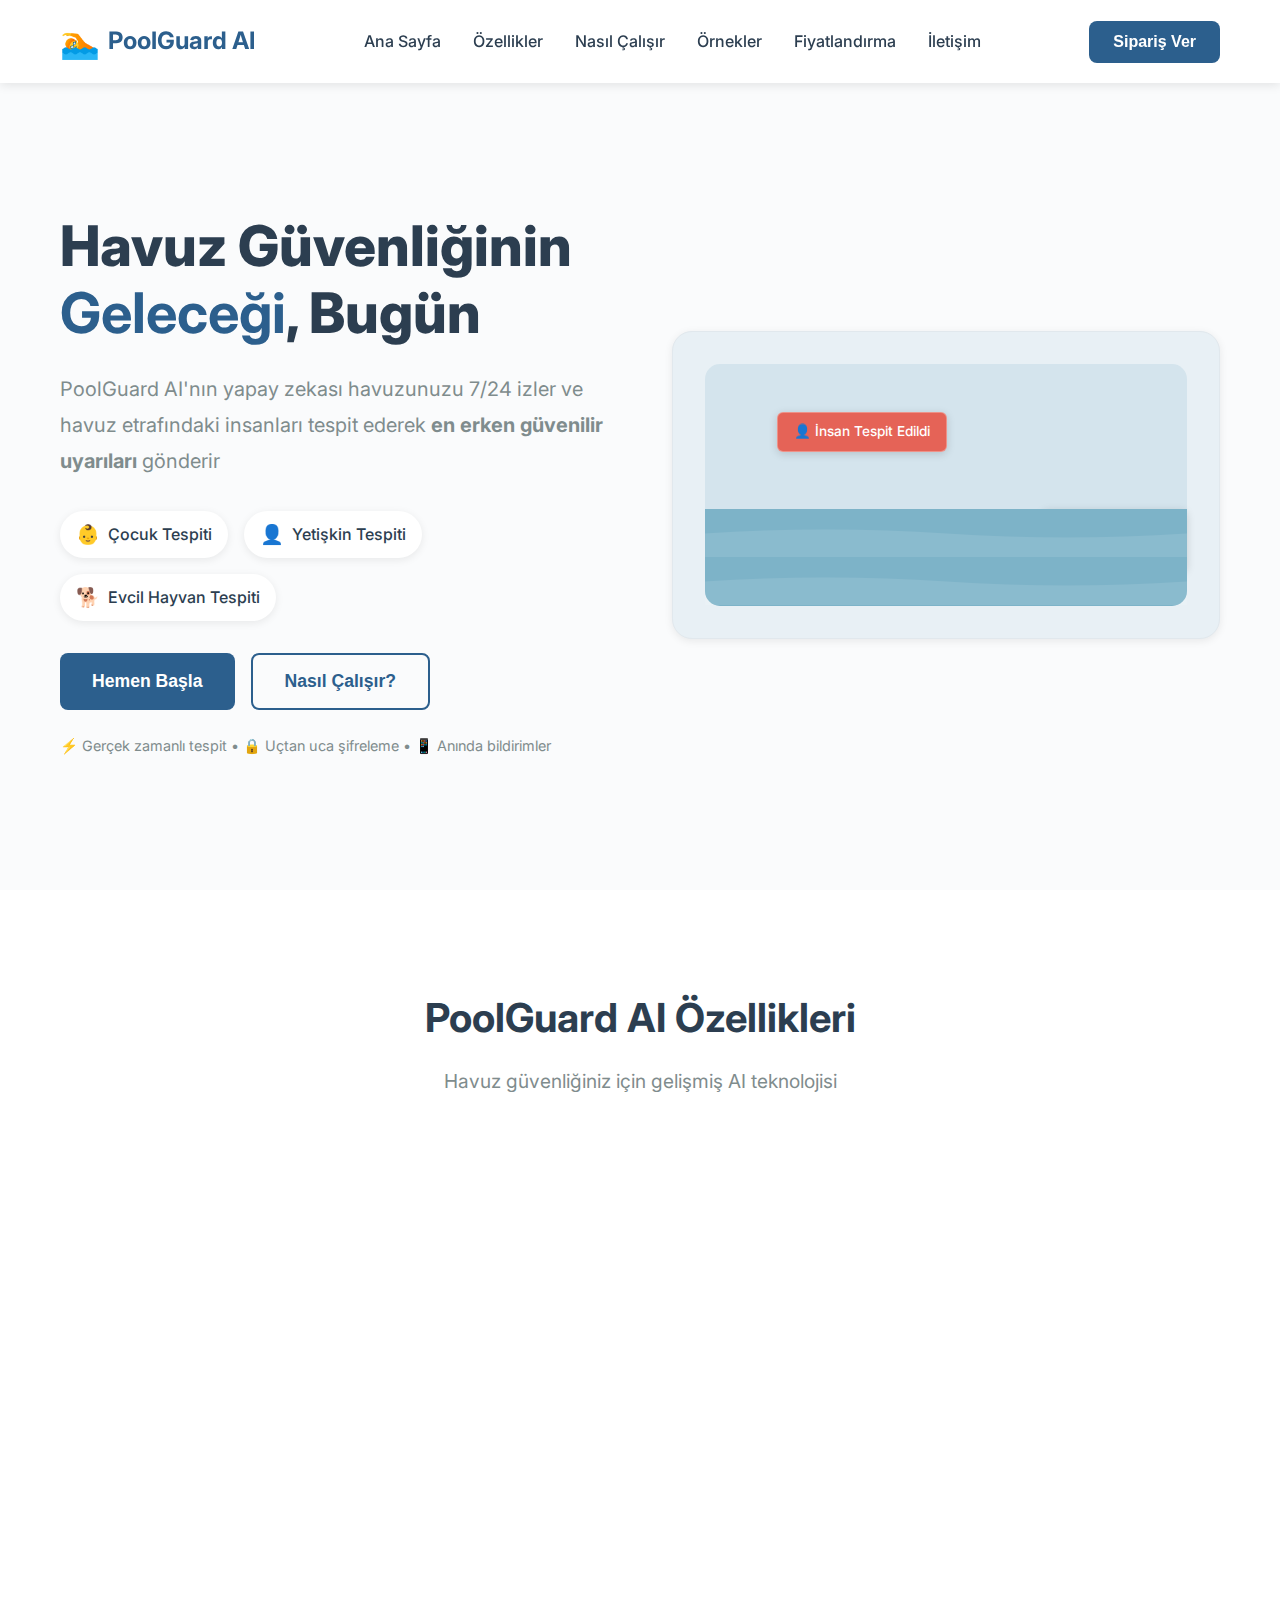
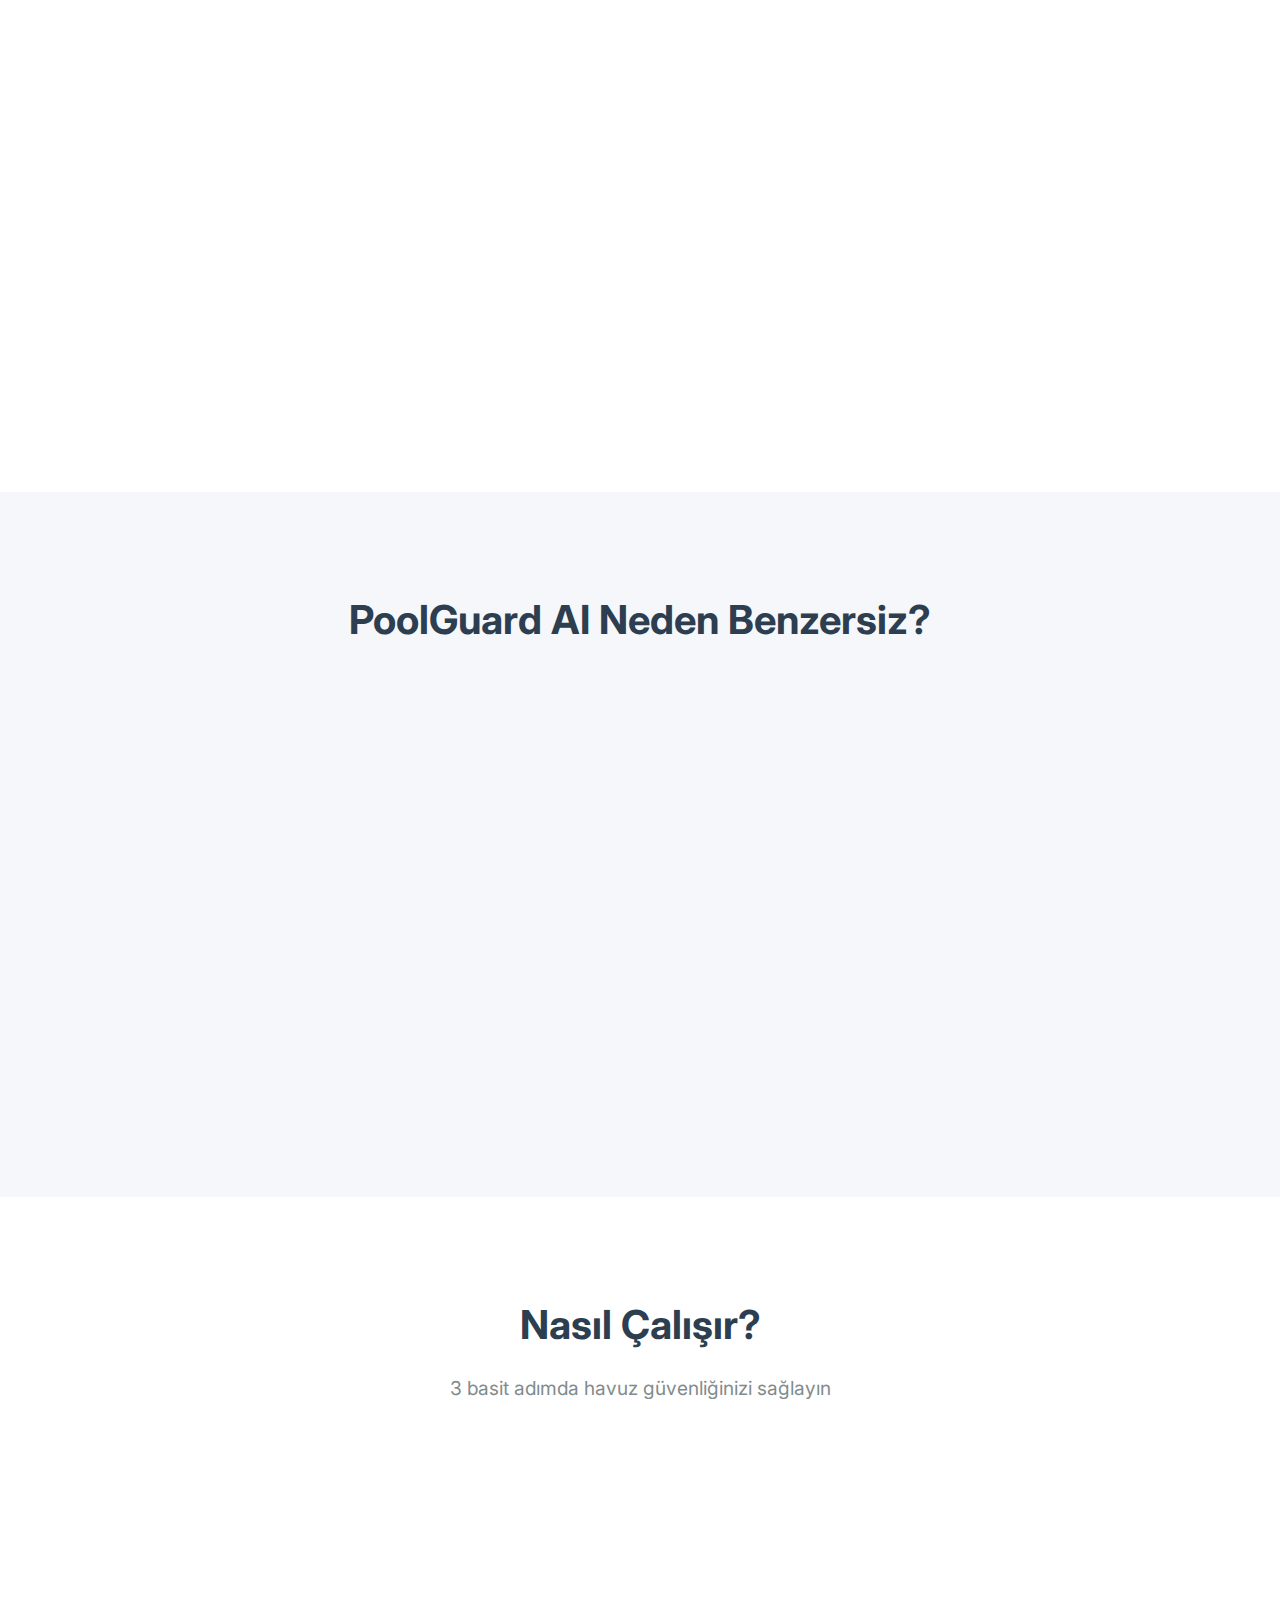
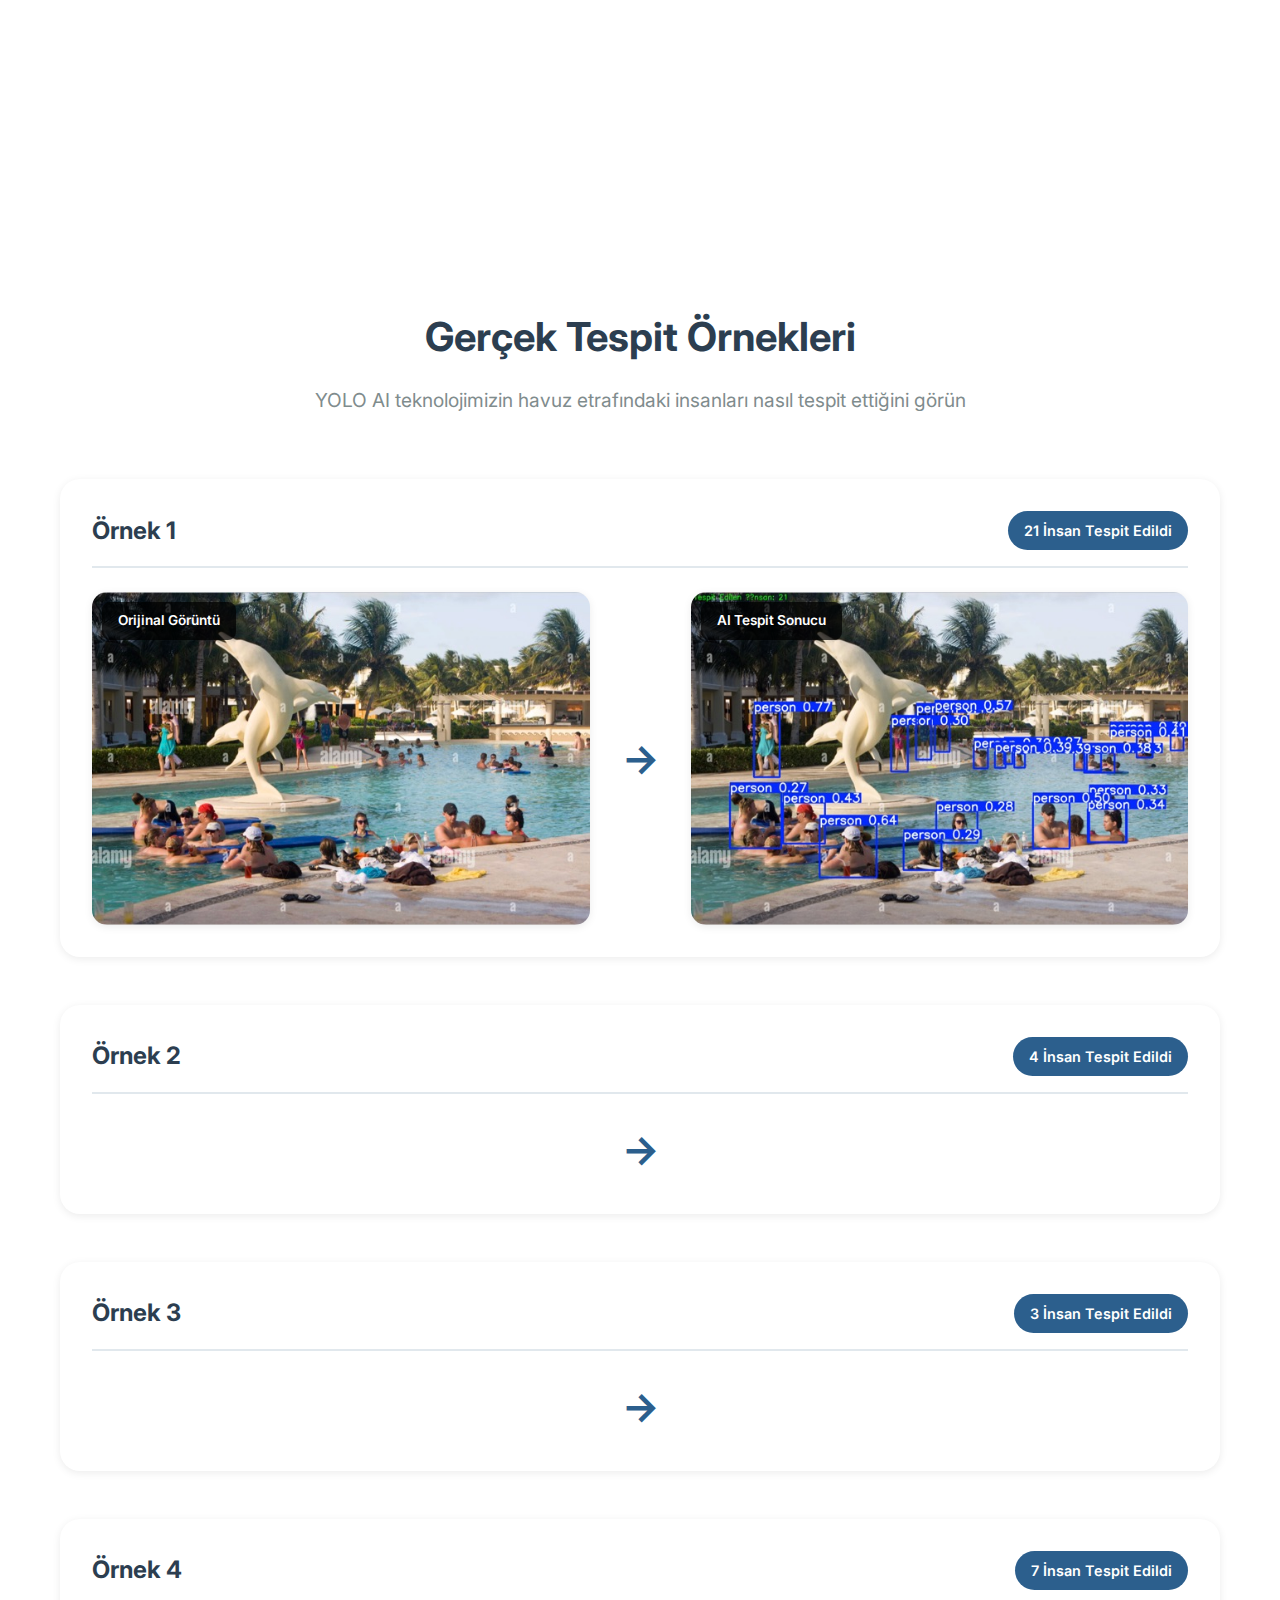
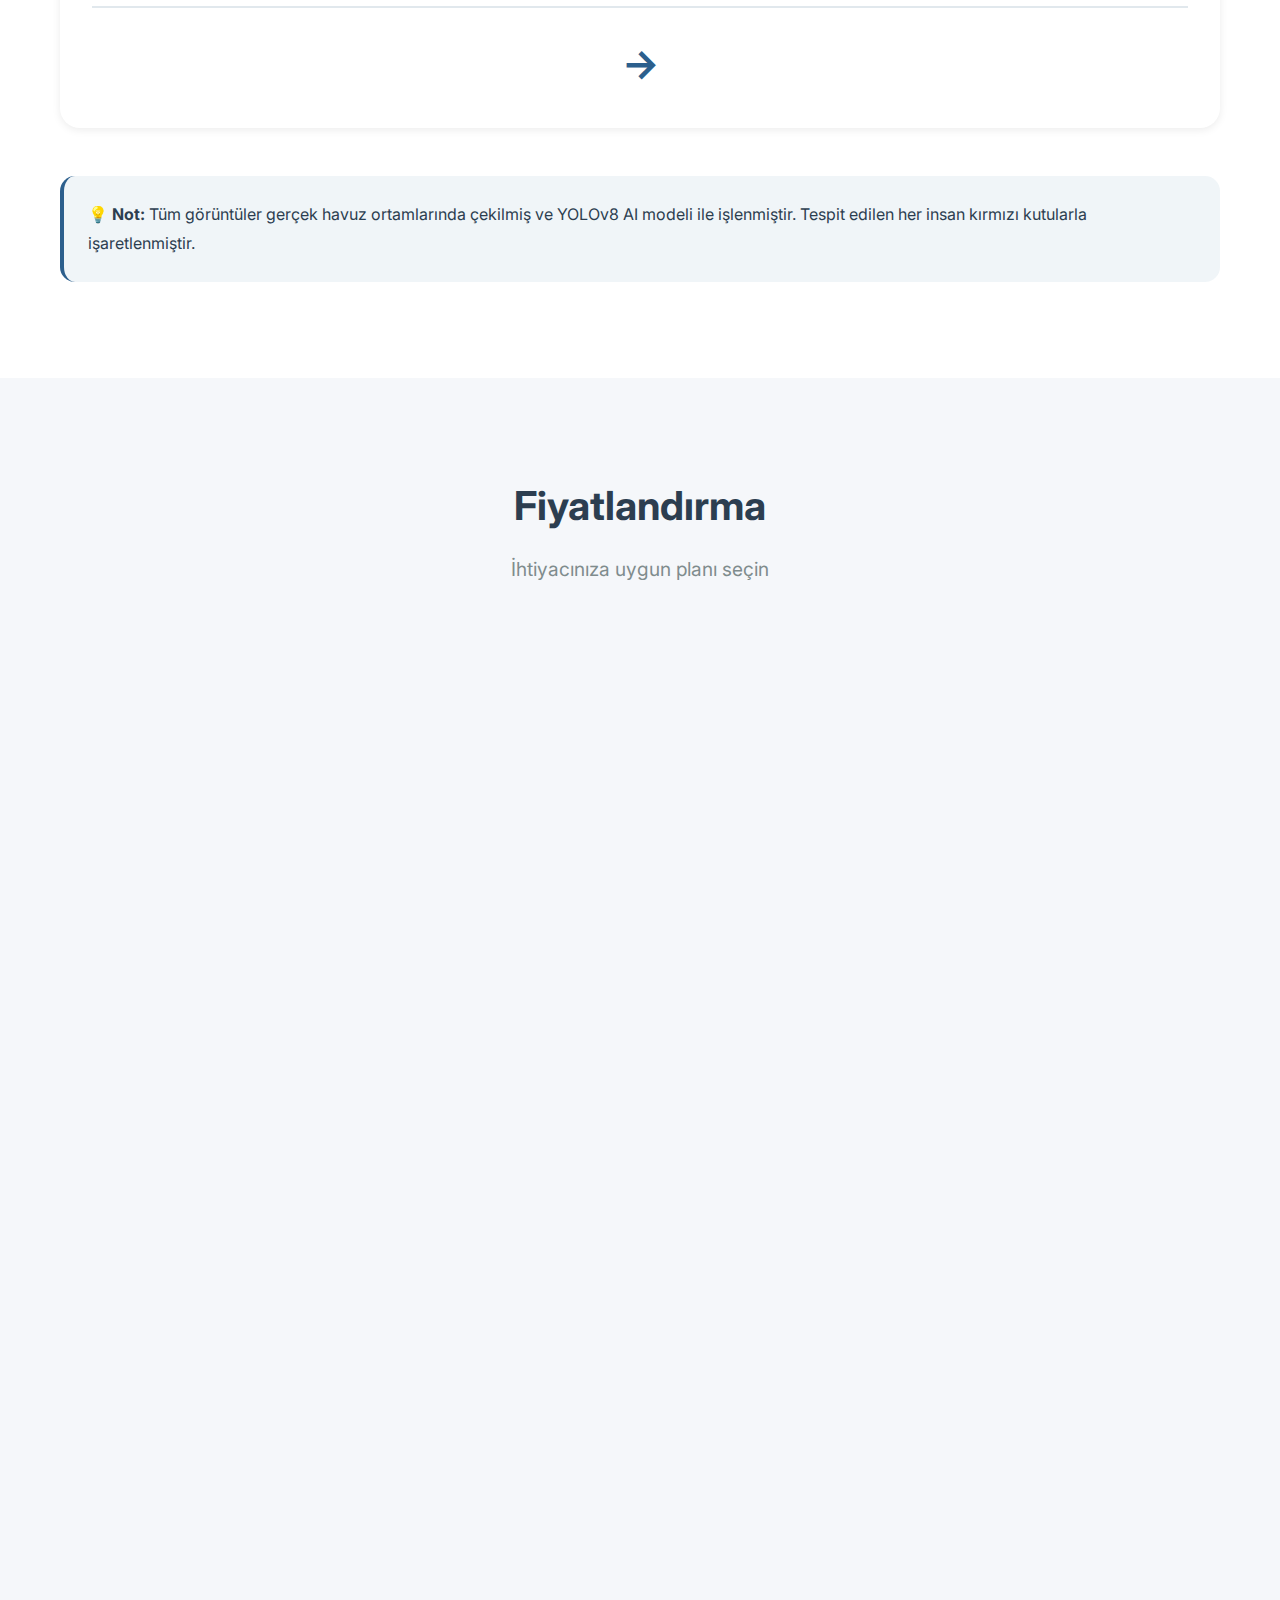
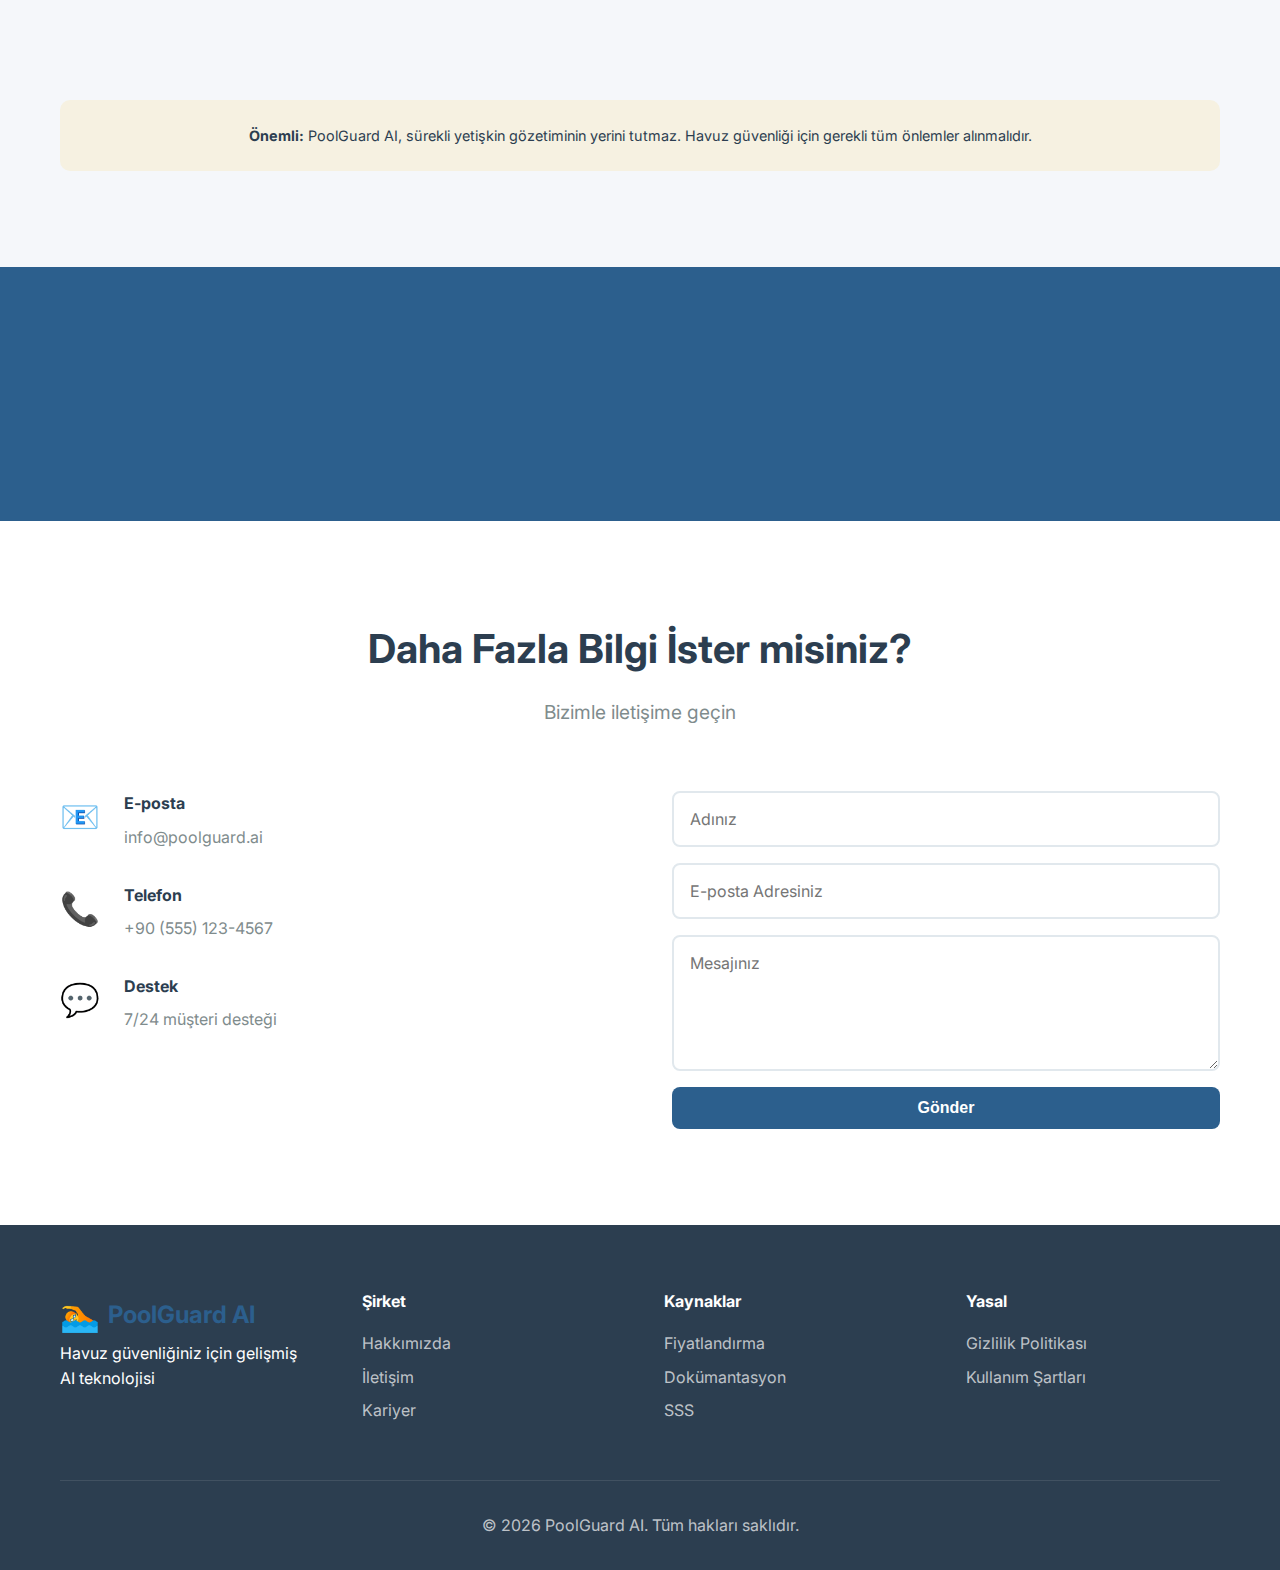
<file: index.html>
<!DOCTYPE html>
<html lang="tr">
<head>
    <meta charset="UTF-8">
    <meta name="viewport" content="width=device-width, initial-scale=1.0">
    <title>PoolGuard AI - Havuz Güvenliği İçin Yapay Zeka</title>
    <meta name="description" content="AI destekli havuz güvenlik sistemi. 24/7 havuz etrafındaki insanları tespit edin, anında uyarılar alın.">
    <link rel="stylesheet" href="styles.css">
    <link rel="preconnect" href="https://fonts.googleapis.com">
    <link rel="preconnect" href="https://fonts.gstatic.com" crossorigin>
    <link href="https://fonts.googleapis.com/css2?family=Inter:wght@300;400;500;600;700;800&display=swap" rel="stylesheet">
</head>
<body>
    <!-- Navigation -->
    <nav class="navbar">
        <div class="container">
            <div class="nav-wrapper">
                <div class="logo">
                    <span class="logo-icon">🏊</span>
                    <span class="logo-text">PoolGuard AI</span>
                </div>
                <ul class="nav-menu" id="navMenu">
                    <li><a href="#home">Ana Sayfa</a></li>
                    <li><a href="#features">Özellikler</a></li>
                    <li><a href="#how-it-works">Nasıl Çalışır</a></li>
                    <li><a href="#examples">Örnekler</a></li>
                    <li><a href="#pricing">Fiyatlandırma</a></li>
                    <li><a href="#contact">İletişim</a></li>
                </ul>
                <button class="btn-primary nav-cta">Sipariş Ver</button>
                <button class="mobile-menu-toggle" id="mobileMenuToggle">
                    <span></span>
                    <span></span>
                    <span></span>
                </button>
            </div>
        </div>
    </nav>

    <!-- Hero Section -->
    <section id="home" class="hero">
        <div class="container">
            <div class="hero-content">
                <div class="hero-text">
                    <h1 class="hero-title">
                        Havuz Güvenliğinin <span class="highlight">Geleceği</span>, Bugün
                    </h1>
                    <p class="hero-subtitle">
                        PoolGuard AI'nın yapay zekası havuzunuzu 7/24 izler ve havuz etrafındaki insanları tespit ederek 
                        <strong>en erken güvenilir uyarıları</strong> gönderir
                    </p>
                    <div class="hero-badges">
                        <div class="badge">
                            <span class="badge-icon">👶</span>
                            <span>Çocuk Tespiti</span>
                        </div>
                        <div class="badge">
                            <span class="badge-icon">👤</span>
                            <span>Yetişkin Tespiti</span>
                        </div>
                        <div class="badge">
                            <span class="badge-icon">🐕</span>
                            <span>Evcil Hayvan Tespiti</span>
                        </div>
                    </div>
                    <div class="hero-cta">
                        <button class="btn-primary btn-large">Hemen Başla</button>
                        <button class="btn-secondary btn-large">Nasıl Çalışır?</button>
                    </div>
                    <p class="hero-note">
                        ⚡ Gerçek zamanlı tespit • 🔒 Uçtan uca şifreleme • 📱 Anında bildirimler
                    </p>
                </div>
                <div class="hero-image">
                    <div class="image-placeholder">
                        <div class="ai-detection-demo">
                            <div class="detection-box active" style="top: 20%; left: 15%;">
                                <span>👤 İnsan Tespit Edildi</span>
                            </div>
                            <div class="detection-box active" style="top: 60%; left: 70%;">
                                <span>👶 Çocuk Tespit Edildi</span>
                            </div>
                            <div class="pool-visual">
                                <div class="water-effect"></div>
                            </div>
                        </div>
                    </div>
                </div>
            </div>
        </div>
    </section>

    <!-- Features Section -->
    <section id="features" class="features">
        <div class="container">
            <div class="section-header">
                <h2>PoolGuard AI Özellikleri</h2>
                <p>Havuz güvenliğiniz için gelişmiş AI teknolojisi</p>
            </div>
            <div class="features-grid">
                <div class="feature-card">
                    <div class="feature-icon">🎥</div>
                    <h3>HD Video & Canlı Yayın</h3>
                    <p>Yüksek çözünürlüklü video kaydı ve gerçek zamanlı canlı yayın özelliği</p>
                </div>
                <div class="feature-card">
                    <div class="feature-icon">⚡</div>
                    <h3>Gerçek Zamanlı Tespit & Takip</h3>
                    <p>AI destekli anlık insan tespiti ve hareket takibi sistemi</p>
                </div>
                <div class="feature-card">
                    <div class="feature-icon">🔔</div>
                    <h3>Güvenilir Uyarılar</h3>
                    <p>Yanlış alarm oranını minimize eden akıllı uyarı sistemi</p>
                </div>
                <div class="feature-card">
                    <div class="feature-icon">🔒</div>
                    <h3>Uçtan Uca Şifreleme</h3>
                    <p>Verilerinizin güvenliği için end-to-end şifreleme teknolojisi</p>
                </div>
                <div class="feature-card">
                    <div class="feature-icon">📅</div>
                    <h3>7 Günlük Zaman Çizelgesi</h3>
                    <p>Son 7 günün tüm olaylarını görüntüleyin ve analiz edin</p>
                </div>
                <div class="feature-card">
                    <div class="feature-icon">🛡️</div>
                    <h3>Güvenlik Modu</h3>
                    <p>Havuz bölgesinde yetkisiz girişleri tespit eden gelişmiş güvenlik modu</p>
                </div>
                <div class="feature-card">
                    <div class="feature-icon">💧</div>
                    <h3>Su Altı İnsan Uyarıları</h3>
                    <p>10+ saniye su altında kalan kişileri tespit eden beta özellik</p>
                </div>
                <div class="feature-card">
                    <div class="feature-icon">👶</div>
                    <h3>Gözetimsiz Çocuk Uyarıları</h3>
                    <p>Havuz etrafında yalnız kalan çocukları tespit eden özel uyarı sistemi</p>
                </div>
                <div class="feature-card">
                    <div class="feature-icon">🐕</div>
                    <h3>Evcil Hayvan Uyarıları</h3>
                    <p>Havuz bölgesindeki evcil hayvanları tespit eden özel mod</p>
                </div>
            </div>
        </div>
    </section>

    <!-- Why Unique Section -->
    <section class="why-unique">
        <div class="container">
            <div class="section-header">
                <h2>PoolGuard AI Neden Benzersiz?</h2>
            </div>
            <div class="unique-grid">
                <div class="unique-item">
                    <div class="unique-number">01</div>
                    <h3>Akıllı Ayrım</h3>
                    <p>Çocuk, yetişkin ve evcil hayvanları ayırt eden <strong>tek sistem</strong> - güvenilir uyarılar için</p>
                </div>
                <div class="unique-item">
                    <div class="unique-number">02</div>
                    <h3>Senaryo Anlayışı</h3>
                    <p>Durum analizine dayalı akıllı AI bildirimleri ve uyarıları</p>
                </div>
                <div class="unique-item">
                    <div class="unique-number">03</div>
                    <h3>Sürekli Öğrenme</h3>
                    <p>Zamanla <strong>'öğrenir'</strong> ve sürekli olarak gelişir</p>
                </div>
                <div class="unique-item">
                    <div class="unique-number">04</div>
                    <h3>Su Altı Tespiti</h3>
                    <p>10+ saniye su altında kalan kişileri tespit eder <em>(Beta)</em></p>
                </div>
                <div class="unique-item">
                    <div class="unique-number">05</div>
                    <h3>Otomatik Yeniden Aktivasyon</h3>
                    <p>Kapatılmadığı sürece otomatik olarak yeniden devreye girer</p>
                </div>
                <div class="unique-item">
                    <div class="unique-number">06</div>
                    <h3>Havuz Sahipleri İçin Tasarlandı</h3>
                    <p>Daha fazla özellik yakında geliyor!</p>
                </div>
            </div>
        </div>
    </section>

    <!-- How It Works Section -->
    <section id="how-it-works" class="how-it-works">
        <div class="container">
            <div class="section-header">
                <h2>Nasıl Çalışır?</h2>
                <p>3 basit adımda havuz güvenliğinizi sağlayın</p>
            </div>
            <div class="steps">
                <div class="step">
                    <div class="step-number">1</div>
                    <div class="step-content">
                        <h3>Kurulum</h3>
                        <p>PoolGuard AI kamerasını havuz bölgenize kurun. WiFi bağlantısı yapın ve uygulamayı indirin.</p>
                    </div>
                </div>
                <div class="step">
                    <div class="step-number">2</div>
                    <div class="step-content">
                        <h3>AI Tespit</h3>
                        <p>Yapay zeka sistemi 7/24 havuz etrafındaki insanları, çocukları ve evcil hayvanları tespit eder.</p>
                    </div>
                </div>
                <div class="step">
                    <div class="step-number">3</div>
                    <div class="step-content">
                        <h3>Anında Uyarılar</h3>
                        <p>Potansiyel risk tespit edildiğinde telefonunuza anında bildirim gelir.</p>
                    </div>
                </div>
            </div>
        </div>
    </section>

    <!-- Examples Section -->
    <section id="examples" class="examples">
        <div class="container">
            <div class="section-header">
                <h2>Gerçek Tespit Örnekleri</h2>
                <p>YOLO AI teknolojimizin havuz etrafındaki insanları nasıl tespit ettiğini görün</p>
            </div>
            <div class="examples-grid">
                <div class="example-item">
                    <div class="example-header">
                        <h3>Örnek 1</h3>
                        <span class="detection-count">21 İnsan Tespit Edildi</span>
                    </div>
                    <div class="example-images">
                        <div class="image-pair">
                            <div class="image-box">
                                <span class="image-label">Orijinal Görüntü</span>
                                <img src="images/Screenshot 2026-01-06 at 23.45.34.jpg" alt="Orijinal havuz görüntüsü 1" loading="lazy">
                            </div>
                            <div class="arrow">→</div>
                            <div class="image-box">
                                <span class="image-label">AI Tespit Sonucu</span>
                                <img src="images/output_1.jpg" alt="Tespit sonucu 1" loading="lazy">
                            </div>
                        </div>
                    </div>
                </div>
                <div class="example-item">
                    <div class="example-header">
                        <h3>Örnek 2</h3>
                        <span class="detection-count">4 İnsan Tespit Edildi</span>
                    </div>
                    <div class="example-images">
                        <div class="image-pair">
                            <div class="image-box">
                                <span class="image-label">Orijinal Görüntü</span>
                                <img src="images/Screenshot 2026-01-06 at 23.45.49.jpg" alt="Orijinal havuz görüntüsü 2" loading="lazy">
                            </div>
                            <div class="arrow">→</div>
                            <div class="image-box">
                                <span class="image-label">AI Tespit Sonucu</span>
                                <img src="images/output_2.jpg" alt="Tespit sonucu 2" loading="lazy">
                            </div>
                        </div>
                    </div>
                </div>
                <div class="example-item">
                    <div class="example-header">
                        <h3>Örnek 3</h3>
                        <span class="detection-count">3 İnsan Tespit Edildi</span>
                    </div>
                    <div class="example-images">
                        <div class="image-pair">
                            <div class="image-box">
                                <span class="image-label">Orijinal Görüntü</span>
                                <img src="images/Screenshot 2026-01-06 at 23.46.04.jpg" alt="Orijinal havuz görüntüsü 3" loading="lazy">
                            </div>
                            <div class="arrow">→</div>
                            <div class="image-box">
                                <span class="image-label">AI Tespit Sonucu</span>
                                <img src="images/output_3.jpg" alt="Tespit sonucu 3" loading="lazy">
                            </div>
                        </div>
                    </div>
                </div>
                <div class="example-item">
                    <div class="example-header">
                        <h3>Örnek 4</h3>
                        <span class="detection-count">7 İnsan Tespit Edildi</span>
                    </div>
                    <div class="example-images">
                        <div class="image-pair">
                            <div class="image-box">
                                <span class="image-label">Orijinal Görüntü</span>
                                <img src="images/Screenshot 2026-01-06 at 23.46.17.jpg" alt="Orijinal havuz görüntüsü 4" loading="lazy">
                            </div>
                            <div class="arrow">→</div>
                            <div class="image-box">
                                <span class="image-label">AI Tespit Sonucu</span>
                                <img src="images/output_4.jpg" alt="Tespit sonucu 4" loading="lazy">
                            </div>
                        </div>
                    </div>
                </div>
            </div>
            <div class="examples-note">
                <p>💡 <strong>Not:</strong> Tüm görüntüler gerçek havuz ortamlarında çekilmiş ve YOLOv8 AI modeli ile işlenmiştir. 
                Tespit edilen her insan kırmızı kutularla işaretlenmiştir.</p>
            </div>
        </div>
    </section>

    <!-- Pricing Section -->
    <section id="pricing" class="pricing">
        <div class="container">
            <div class="section-header">
                <h2>Fiyatlandırma</h2>
                <p>İhtiyacınıza uygun planı seçin</p>
            </div>
            <div class="pricing-grid">
                <div class="pricing-card">
                    <div class="pricing-header">
                        <h3>PoolGuard Basic</h3>
                        <p class="pricing-subtitle">Abonelik yok</p>
                        <div class="price">
                            <span class="currency">₺</span>
                            <span class="amount">12,000</span>
                        </div>
                    </div>
                    <ul class="pricing-features">
                        <li>✅ Güvenlik modu</li>
                        <li>✅ Evcil hayvan tespiti</li>
                        <li>✅ Otomatik yeniden aktivasyon</li>
                        <li>✅ Aktivite bölgeleri</li>
                        <li>✅ Canlı yayın</li>
                        <li>✅ Olay kayıtları</li>
                        <li>✅ Otomatik havuz tespiti</li>
                        <li>✅ Havuz kullanımında uyarı</li>
                        <li>❌ Evcil hayvan havuzda</li>
                        <li>❌ Gözetimsiz çocuk uyarıları</li>
                        <li>❌ Su altı insan uyarısı</li>
                        <li>❌ Canlı sayaç</li>
                    </ul>
                    <button class="btn-outline">Sipariş Ver</button>
                </div>
                <div class="pricing-card featured">
                    <div class="popular-badge">Popüler</div>
                    <div class="pricing-header">
                        <h3>PoolGuard Premium</h3>
                        <p class="pricing-subtitle">Abonelik ile</p>
                        <div class="price">
                            <span class="currency">₺</span>
                            <span class="amount">15,000</span>
                            <span class="period">+ ₺599/ay</span>
                        </div>
                    </div>
                    <ul class="pricing-features">
                        <li>✅ Tüm Basic özellikler</li>
                        <li>✅ Evcil hayvan havuzda</li>
                        <li>✅ Gözetimsiz çocuk uyarıları</li>
                        <li>✅ Su altı insan uyarısı (Beta)</li>
                        <li>✅ Canlı sayaç</li>
                        <li>✅ Tespitli canlı yayın</li>
                        <li>✅ İnşaat modu</li>
                        <li>✅ Yanlış uyarılardan öğrenme</li>
                        <li>✅ 7 günlük zaman çizelgesi</li>
                        <li>✅ Sınırsız aile/konuk daveti</li>
                        <li>✅ 8 saat destek yanıt süresi</li>
                    </ul>
                    <button class="btn-primary">Sipariş Ver</button>
                </div>
            </div>
            <p class="pricing-disclaimer">
                <strong>Önemli:</strong> PoolGuard AI, sürekli yetişkin gözetiminin yerini tutmaz. 
                Havuz güvenliği için gerekli tüm önlemler alınmalıdır.
            </p>
        </div>
    </section>

    <!-- Stats Section -->
    <section class="stats">
        <div class="container">
            <div class="stats-grid">
                <div class="stat-item">
                    <div class="stat-number">24/7</div>
                    <div class="stat-label">Kesintisiz İzleme</div>
                </div>
                <div class="stat-item">
                    <div class="stat-number">&lt;1sn</div>
                    <div class="stat-label">Tespit Süresi</div>
                </div>
                <div class="stat-item">
                    <div class="stat-number">99.9%</div>
                    <div class="stat-label">Doğruluk Oranı</div>
                </div>
                <div class="stat-item">
                    <div class="stat-number">10,000+</div>
                    <div class="stat-label">Sinyal/Saniye Analizi</div>
                </div>
            </div>
        </div>
    </section>

    <!-- Contact Section -->
    <section id="contact" class="contact">
        <div class="container">
            <div class="section-header">
                <h2>Daha Fazla Bilgi İster misiniz?</h2>
                <p>Bizimle iletişime geçin</p>
            </div>
            <div class="contact-content">
                <div class="contact-info">
                    <div class="contact-item">
                        <div class="contact-icon">📧</div>
                        <div>
                            <h4>E-posta</h4>
                            <p>info@poolguard.ai</p>
                        </div>
                    </div>
                    <div class="contact-item">
                        <div class="contact-icon">📞</div>
                        <div>
                            <h4>Telefon</h4>
                            <p>+90 (555) 123-4567</p>
                        </div>
                    </div>
                    <div class="contact-item">
                        <div class="contact-icon">💬</div>
                        <div>
                            <h4>Destek</h4>
                            <p>7/24 müşteri desteği</p>
                        </div>
                    </div>
                </div>
                <form class="contact-form">
                    <input type="text" placeholder="Adınız" required>
                    <input type="email" placeholder="E-posta Adresiniz" required>
                    <textarea placeholder="Mesajınız" rows="5" required></textarea>
                    <button type="submit" class="btn-primary">Gönder</button>
                </form>
            </div>
        </div>
    </section>

    <!-- Footer -->
    <footer class="footer">
        <div class="container">
            <div class="footer-content">
                <div class="footer-section">
                    <div class="logo">
                        <span class="logo-icon">🏊</span>
                        <span class="logo-text">PoolGuard AI</span>
                    </div>
                    <p>Havuz güvenliğiniz için gelişmiş AI teknolojisi</p>
                </div>
                <div class="footer-section">
                    <h4>Şirket</h4>
                    <ul>
                        <li><a href="#about">Hakkımızda</a></li>
                        <li><a href="#contact">İletişim</a></li>
                        <li><a href="#careers">Kariyer</a></li>
                    </ul>
                </div>
                <div class="footer-section">
                    <h4>Kaynaklar</h4>
                    <ul>
                        <li><a href="#pricing">Fiyatlandırma</a></li>
                        <li><a href="#docs">Dokümantasyon</a></li>
                        <li><a href="#faq">SSS</a></li>
                    </ul>
                </div>
                <div class="footer-section">
                    <h4>Yasal</h4>
                    <ul>
                        <li><a href="#privacy">Gizlilik Politikası</a></li>
                        <li><a href="#terms">Kullanım Şartları</a></li>
                    </ul>
                </div>
            </div>
            <div class="footer-bottom">
                <p>&copy; 2026 PoolGuard AI. Tüm hakları saklıdır.</p>
            </div>
        </div>
    </footer>

    <script src="script.js"></script>
</body>
</html>
</file>
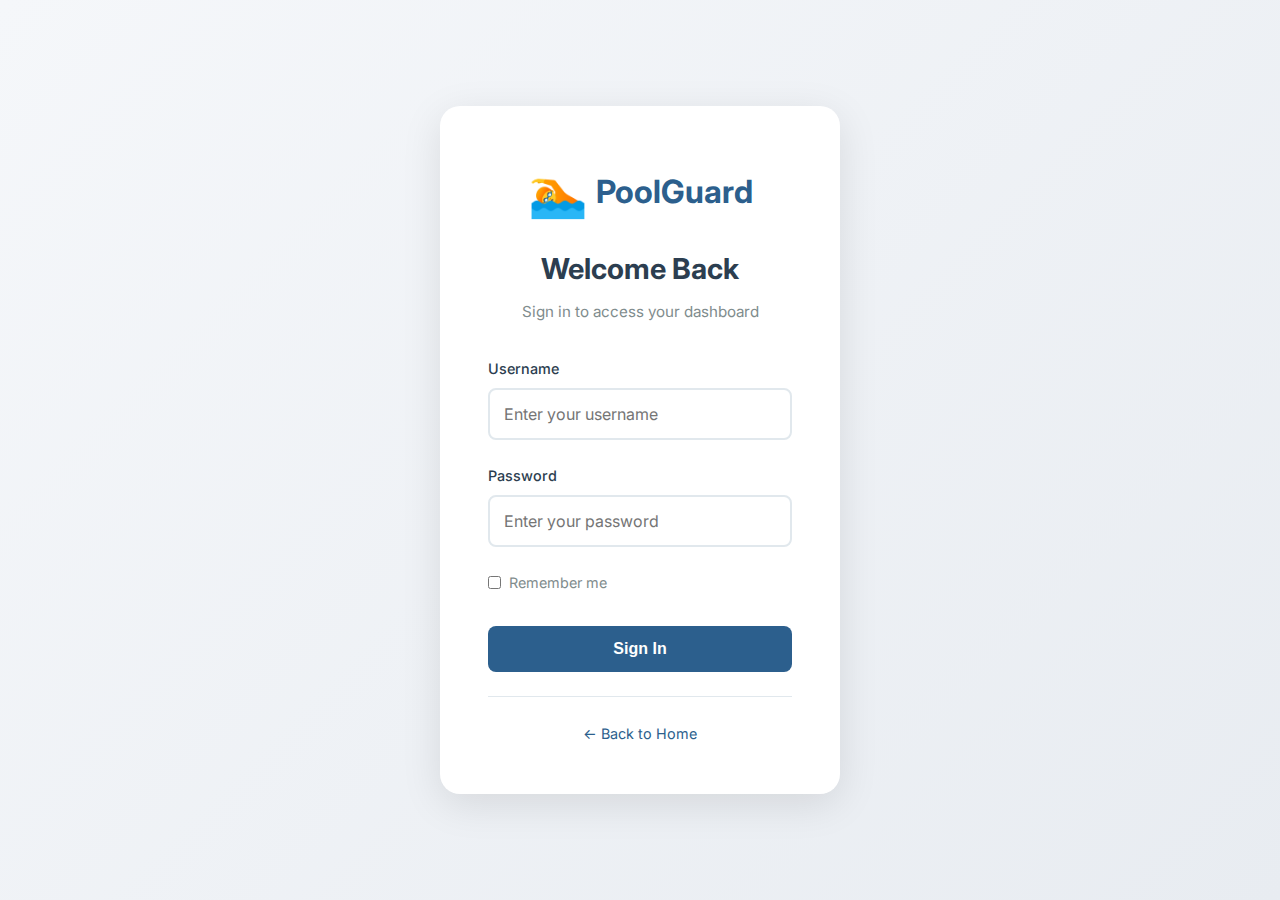
<file: dashboard.html>
<!DOCTYPE html>
<html lang="en">
<head>
    <meta charset="UTF-8">
    <meta name="viewport" content="width=device-width, initial-scale=1.0">
    <title>PoolGuard - Dashboard</title>
    <link rel="stylesheet" href="styles.css">
    <link rel="preconnect" href="https://fonts.googleapis.com">
    <link rel="preconnect" href="https://fonts.gstatic.com" crossorigin>
    <link href="https://fonts.googleapis.com/css2?family=Inter:wght@300;400;500;600;700;800&display=swap" rel="stylesheet">
    <style>
        .dashboard-header {
            background: white;
            padding: 1.5rem 0;
            box-shadow: 0 2px 10px rgba(0, 0, 0, 0.1);
            margin-bottom: 2rem;
        }

        .dashboard-header-content {
            max-width: 1200px;
            margin: 0 auto;
            padding: 0 20px;
            display: flex;
            justify-content: space-between;
            align-items: center;
        }

        .dashboard-title {
            display: flex;
            align-items: center;
            gap: 1rem;
        }

        .dashboard-title h1 {
            font-size: 1.5rem;
            color: var(--text-dark);
            margin: 0;
        }

        .user-menu {
            display: flex;
            align-items: center;
            gap: 1rem;
        }

        .user-info {
            display: flex;
            align-items: center;
            gap: 0.5rem;
        }

        .user-avatar {
            width: 40px;
            height: 40px;
            border-radius: 50%;
            background: var(--primary-color);
            color: white;
            display: flex;
            align-items: center;
            justify-content: center;
            font-weight: 600;
        }

        .logout-btn {
            padding: 0.5rem 1rem;
            background: transparent;
            color: var(--text-light);
            border: 1px solid var(--border-color);
            border-radius: 6px;
            cursor: pointer;
            font-size: 0.9rem;
            transition: all 0.3s;
        }

        .logout-btn:hover {
            background: #fee;
            color: #c33;
            border-color: #fcc;
        }

        .dashboard-content {
            max-width: 1200px;
            margin: 0 auto;
            padding: 0 20px;
        }

        .stats-grid {
            display: grid;
            grid-template-columns: repeat(auto-fit, minmax(250px, 1fr));
            gap: 1.5rem;
            margin-bottom: 2rem;
        }

        .stat-card {
            background: white;
            padding: 1.5rem;
            border-radius: 12px;
            box-shadow: var(--shadow);
        }

        .stat-card h3 {
            font-size: 0.9rem;
            color: var(--text-light);
            margin-bottom: 0.5rem;
            text-transform: uppercase;
            letter-spacing: 0.5px;
        }

        .stat-card .stat-value {
            font-size: 2rem;
            font-weight: 700;
            color: var(--primary-color);
        }

        .dashboard-section {
            background: white;
            padding: 2rem;
            border-radius: 12px;
            box-shadow: var(--shadow);
            margin-bottom: 2rem;
        }

        .dashboard-section h2 {
            font-size: 1.3rem;
            margin-bottom: 1.5rem;
            color: var(--text-dark);
        }

        .welcome-message {
            background: linear-gradient(135deg, var(--primary-color) 0%, var(--secondary-color) 100%);
            color: white;
            padding: 2rem;
            border-radius: 12px;
            margin-bottom: 2rem;
        }

        .welcome-message h2 {
            margin: 0 0 0.5rem 0;
            font-size: 1.5rem;
        }

        .welcome-message p {
            margin: 0;
            opacity: 0.9;
        }
    </style>
</head>
<body>
    <div class="dashboard-header">
        <div class="dashboard-header-content">
            <div class="dashboard-title">
                <span style="font-size: 2rem;">🏊</span>
                <h1>PoolGuard Dashboard</h1>
            </div>
            <div class="user-menu">
                <div class="user-info">
                    <div class="user-avatar" id="userAvatar">A</div>
                    <span id="username">Admin</span>
                </div>
                <button class="logout-btn" onclick="logout()">Logout</button>
            </div>
        </div>
    </div>

    <div class="dashboard-content">
        <div class="welcome-message">
            <h2>Welcome back, Admin!</h2>
            <p>Monitor your pool safety system from here</p>
        </div>

        <div class="stats-grid">
            <div class="stat-card">
                <h3>Active Devices</h3>
                <div class="stat-value">1</div>
            </div>
            <div class="stat-card">
                <h3>Detections Today</h3>
                <div class="stat-value">24</div>
            </div>
            <div class="stat-card">
                <h3>Alerts</h3>
                <div class="stat-value">3</div>
            </div>
            <div class="stat-card">
                <h3>Uptime</h3>
                <div class="stat-value">99.9%</div>
            </div>
        </div>

        <div class="dashboard-section">
            <h2>Recent Detections</h2>
            <p style="color: var(--text-light);">Detection events will appear here</p>
        </div>

        <div class="dashboard-section">
            <h2>Active Alerts</h2>
            <p style="color: var(--text-light);">Active alerts will appear here</p>
        </div>
    </div>

    <script>
        // Check if user is logged in
        const isLoggedIn = localStorage.getItem('isLoggedIn') === 'true' || 
                          sessionStorage.getItem('isLoggedIn') === 'true';
        
        if (!isLoggedIn) {
            window.location.href = 'login.html';
        }

        // Set username
        const username = localStorage.getItem('username') || 
                        sessionStorage.getItem('username') || 
                        'Admin';
        document.getElementById('username').textContent = username;
        document.getElementById('userAvatar').textContent = username.charAt(0).toUpperCase();

        function logout() {
            localStorage.removeItem('isLoggedIn');
            localStorage.removeItem('username');
            sessionStorage.removeItem('isLoggedIn');
            sessionStorage.removeItem('username');
            window.location.href = 'login.html';
        }
    </script>
</body>
</html>
</file>
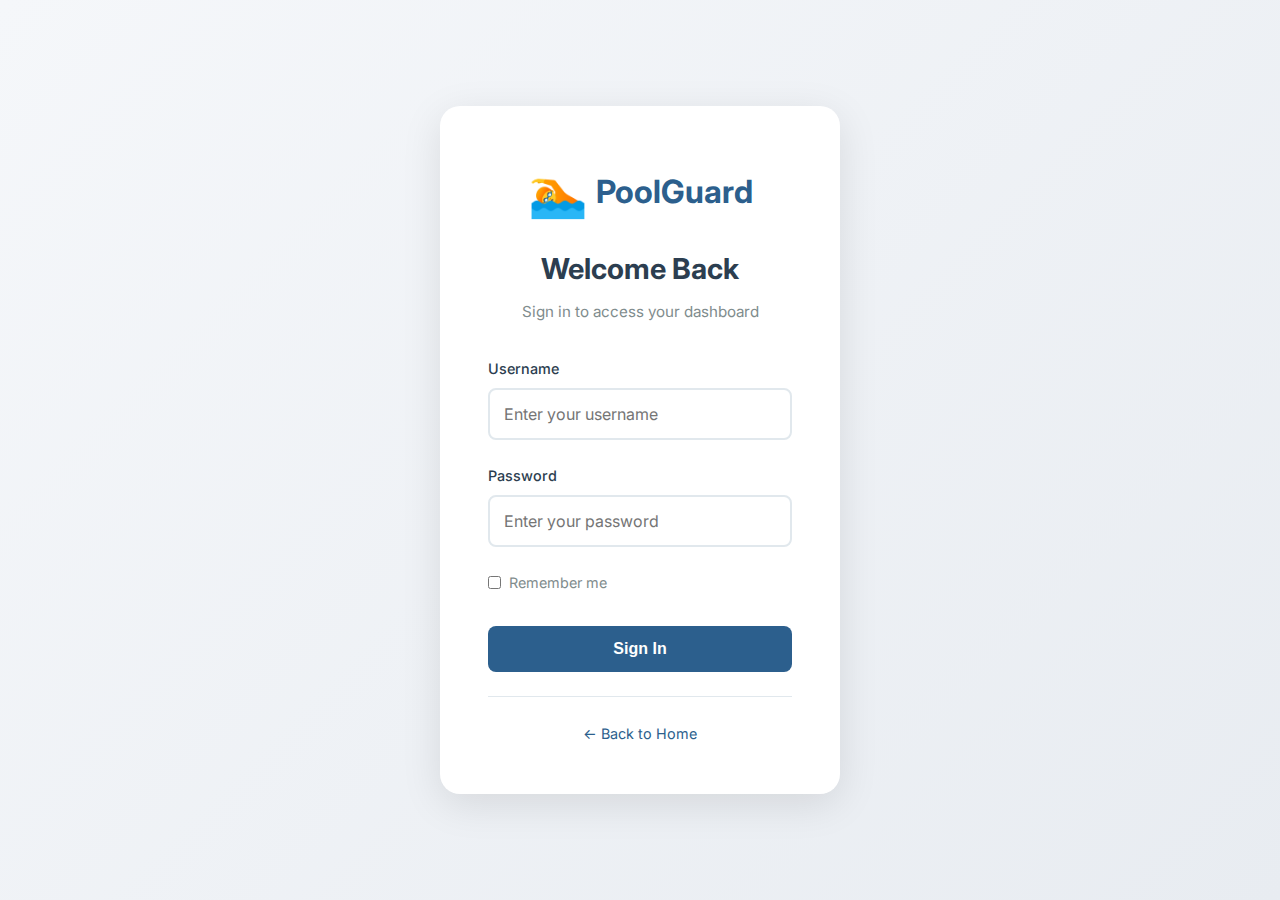
<file: login.html>
<!DOCTYPE html>
<html lang="en">
<head>
    <meta charset="UTF-8">
    <meta name="viewport" content="width=device-width, initial-scale=1.0">
    <title>PoolGuard - Login</title>
    <link rel="stylesheet" href="styles.css">
    <link rel="preconnect" href="https://fonts.googleapis.com">
    <link rel="preconnect" href="https://fonts.gstatic.com" crossorigin>
    <link href="https://fonts.googleapis.com/css2?family=Inter:wght@300;400;500;600;700;800&display=swap" rel="stylesheet">
    <style>
        body {
            margin: 0;
            padding: 0;
            min-height: 100vh;
            display: flex;
            align-items: center;
            justify-content: center;
            background: linear-gradient(135deg, #f5f7fa 0%, #e8ecf1 100%);
            font-family: 'Inter', sans-serif;
        }

        .login-container {
            background: white;
            padding: 3rem;
            border-radius: 20px;
            box-shadow: 0 10px 40px rgba(0, 0, 0, 0.1);
            width: 100%;
            max-width: 400px;
        }

        .login-header {
            text-align: center;
            margin-bottom: 2rem;
        }

        .login-logo {
            display: flex;
            align-items: center;
            justify-content: center;
            gap: 0.5rem;
            margin-bottom: 1rem;
        }

        .login-logo .logo-icon {
            font-size: 3rem;
        }

        .login-logo .logo-text {
            font-size: 2rem;
            font-weight: 700;
            color: var(--primary-color);
        }

        .login-header h1 {
            font-size: 1.8rem;
            color: var(--text-dark);
            margin-bottom: 0.5rem;
        }

        .login-header p {
            color: var(--text-light);
            font-size: 0.95rem;
        }

        .login-form {
            display: flex;
            flex-direction: column;
            gap: 1.5rem;
        }

        .form-group {
            display: flex;
            flex-direction: column;
            gap: 0.5rem;
        }

        .form-group label {
            font-weight: 500;
            color: var(--text-dark);
            font-size: 0.9rem;
        }

        .form-group input {
            padding: 0.875rem;
            border: 2px solid var(--border-color);
            border-radius: 8px;
            font-size: 1rem;
            font-family: inherit;
            transition: border-color 0.3s;
        }

        .form-group input:focus {
            outline: none;
            border-color: var(--primary-color);
        }

        .login-button {
            padding: 0.875rem;
            background: var(--primary-color);
            color: white;
            border: none;
            border-radius: 8px;
            font-size: 1rem;
            font-weight: 600;
            cursor: pointer;
            transition: all 0.3s;
            margin-top: 0.5rem;
        }

        .login-button:hover {
            background: var(--primary-dark);
            transform: translateY(-2px);
            box-shadow: 0 4px 12px rgba(44, 95, 141, 0.3);
        }

        .login-button:active {
            transform: translateY(0);
        }

        .error-message {
            background: #fee;
            color: #c33;
            padding: 0.75rem;
            border-radius: 8px;
            font-size: 0.9rem;
            display: none;
            border: 1px solid #fcc;
        }

        .error-message.show {
            display: block;
        }

        .back-link {
            text-align: center;
            margin-top: 1.5rem;
            padding-top: 1.5rem;
            border-top: 1px solid var(--border-color);
        }

        .back-link a {
            color: var(--primary-color);
            text-decoration: none;
            font-size: 0.9rem;
        }

        .back-link a:hover {
            text-decoration: underline;
        }

        .remember-me {
            display: flex;
            align-items: center;
            gap: 0.5rem;
            font-size: 0.9rem;
            color: var(--text-light);
        }

        .remember-me input[type="checkbox"] {
            width: auto;
            cursor: pointer;
        }
    </style>
</head>
<body>
    <div class="login-container">
        <div class="login-header">
            <div class="login-logo">
                <span class="logo-icon">🏊</span>
                <span class="logo-text">PoolGuard</span>
            </div>
            <h1>Welcome Back</h1>
            <p>Sign in to access your dashboard</p>
        </div>

        <div class="error-message" id="errorMessage">
            Invalid username or password
        </div>

        <form class="login-form" id="loginForm">
            <div class="form-group">
                <label for="username">Username</label>
                <input 
                    type="text" 
                    id="username" 
                    name="username" 
                    placeholder="Enter your username"
                    required
                    autocomplete="username"
                >
            </div>

            <div class="form-group">
                <label for="password">Password</label>
                <input 
                    type="password" 
                    id="password" 
                    name="password" 
                    placeholder="Enter your password"
                    required
                    autocomplete="current-password"
                >
            </div>

            <div class="remember-me">
                <input type="checkbox" id="remember" name="remember">
                <label for="remember">Remember me</label>
            </div>

            <button type="submit" class="login-button">Sign In</button>
        </form>

        <div class="back-link">
            <a href="index.html">← Back to Home</a>
        </div>
    </div>

    <script>
        const loginForm = document.getElementById('loginForm');
        const errorMessage = document.getElementById('errorMessage');

        loginForm.addEventListener('submit', function(e) {
            e.preventDefault();
            
            const username = document.getElementById('username').value;
            const password = document.getElementById('password').value;
            const remember = document.getElementById('remember').checked;

            // Basic authentication - admin/admin
            if (username === 'admin' && password === 'admin') {
                // Hide error message
                errorMessage.classList.remove('show');
                
                // Store login state
                if (remember) {
                    localStorage.setItem('isLoggedIn', 'true');
                    localStorage.setItem('username', username);
                } else {
                    sessionStorage.setItem('isLoggedIn', 'true');
                    sessionStorage.setItem('username', username);
                }
                
                // Redirect to dashboard (or index.html for now)
                window.location.href = 'dashboard.html';
            } else {
                // Show error message
                errorMessage.classList.add('show');
                
                // Shake animation
                loginForm.style.animation = 'shake 0.5s';
                setTimeout(() => {
                    loginForm.style.animation = '';
                }, 500);
            }
        });

        // Add shake animation
        const style = document.createElement('style');
        style.textContent = `
            @keyframes shake {
                0%, 100% { transform: translateX(0); }
                25% { transform: translateX(-10px); }
                75% { transform: translateX(10px); }
            }
        `;
        document.head.appendChild(style);

        // Check if already logged in
        if (localStorage.getItem('isLoggedIn') === 'true' || sessionStorage.getItem('isLoggedIn') === 'true') {
            // Optionally redirect to dashboard
            // window.location.href = 'dashboard.html';
        }
    </script>
</body>
</html>
</file>
<file: styles.css>
/* Reset & Base Styles */
* {
    margin: 0;
    padding: 0;
    box-sizing: border-box;
}

:root {
    --primary-color: #2c5f8d;
    --primary-dark: #1e4a6f;
    --secondary-color: #4a90a4;
    --accent-color: #e74c3c;
    --text-dark: #2c3e50;
    --text-light: #7f8c8d;
    --bg-light: #f5f7fa;
    --bg-white: #ffffff;
    --border-color: #e1e8ed;
    --shadow: 0 2px 8px rgba(0, 0, 0, 0.08);
    --shadow-lg: 0 8px 24px rgba(0, 0, 0, 0.12);
    --gradient: linear-gradient(135deg, #2c5f8d 0%, #4a90a4 100%);
    --gradient-dark: linear-gradient(135deg, #1e4a6f 0%, #2c5f8d 100%);
}

body {
    font-family: 'Inter', -apple-system, BlinkMacSystemFont, 'Segoe UI', Roboto, sans-serif;
    color: var(--text-dark);
    line-height: 1.6;
    overflow-x: hidden;
}

.container {
    max-width: 1200px;
    margin: 0 auto;
    padding: 0 20px;
}

/* Navigation */
.navbar {
    position: fixed;
    top: 0;
    left: 0;
    right: 0;
    background: rgba(255, 255, 255, 0.95);
    backdrop-filter: blur(10px);
    box-shadow: 0 2px 10px rgba(0, 0, 0, 0.1);
    z-index: 1000;
    padding: 1rem 0;
}

.nav-wrapper {
    display: flex;
    justify-content: space-between;
    align-items: center;
}

.logo {
    display: flex;
    align-items: center;
    gap: 0.5rem;
    font-size: 1.5rem;
    font-weight: 700;
    color: var(--primary-color);
}

.logo-icon {
    font-size: 2rem;
}

.nav-menu {
    display: flex;
    list-style: none;
    gap: 2rem;
    align-items: center;
}

.nav-menu a {
    text-decoration: none;
    color: var(--text-dark);
    font-weight: 500;
    transition: color 0.3s;
}

.nav-menu a:hover {
    color: var(--primary-color);
}

.nav-cta {
    padding: 0.6rem 1.5rem;
}

.mobile-menu-toggle {
    display: none;
    flex-direction: column;
    gap: 4px;
    background: none;
    border: none;
    cursor: pointer;
}

.mobile-menu-toggle span {
    width: 25px;
    height: 3px;
    background: var(--text-dark);
    border-radius: 2px;
    transition: all 0.3s;
}

/* Buttons */
.btn-primary, .btn-secondary, .btn-outline {
    padding: 0.75rem 1.5rem;
    border: none;
    border-radius: 8px;
    font-weight: 600;
    cursor: pointer;
    transition: all 0.3s;
    font-size: 1rem;
}

.btn-primary {
    background: var(--primary-color);
    color: white;
}

.btn-primary:hover {
    transform: translateY(-2px);
    box-shadow: var(--shadow-lg);
}

.btn-secondary {
    background: transparent;
    color: var(--primary-color);
    border: 2px solid var(--primary-color);
}

.btn-secondary:hover {
    background: var(--primary-color);
    color: white;
}

.btn-outline {
    background: transparent;
    color: var(--primary-color);
    border: 2px solid var(--primary-color);
    width: 100%;
}

.btn-outline:hover {
    background: var(--primary-color);
    color: white;
}

.btn-large {
    padding: 1rem 2rem;
    font-size: 1.1rem;
}

/* Hero Section */
.hero {
    margin-top: 80px;
    padding: 4rem 0;
    background: #fafbfc;
    min-height: 90vh;
    display: flex;
    align-items: center;
}

.hero-content {
    display: grid;
    grid-template-columns: 1fr 1fr;
    gap: 4rem;
    align-items: center;
}

.hero-title {
    font-size: 3.5rem;
    font-weight: 800;
    line-height: 1.2;
    margin-bottom: 1.5rem;
    color: var(--text-dark);
}

.highlight {
    color: var(--primary-color);
    font-weight: 700;
}

.hero-subtitle {
    font-size: 1.25rem;
    color: var(--text-light);
    margin-bottom: 2rem;
    line-height: 1.8;
}

.hero-badges {
    display: flex;
    gap: 1rem;
    margin-bottom: 2rem;
    flex-wrap: wrap;
}

.badge {
    display: flex;
    align-items: center;
    gap: 0.5rem;
    padding: 0.5rem 1rem;
    background: white;
    border-radius: 50px;
    box-shadow: var(--shadow);
    font-weight: 500;
}

.badge-icon {
    font-size: 1.2rem;
}

.hero-cta {
    display: flex;
    gap: 1rem;
    margin-bottom: 1.5rem;
    flex-wrap: wrap;
}

.hero-note {
    color: var(--text-light);
    font-size: 0.9rem;
}

.hero-image {
    position: relative;
}

.image-placeholder {
    background: #e8f0f5;
    border-radius: 20px;
    padding: 2rem;
    box-shadow: var(--shadow);
    aspect-ratio: 16/9;
    position: relative;
    overflow: hidden;
    border: 1px solid var(--border-color);
}

.ai-detection-demo {
    width: 100%;
    height: 100%;
    position: relative;
    background: #d4e4ed;
    border-radius: 15px;
}

.pool-visual {
    position: absolute;
    bottom: 0;
    left: 0;
    right: 0;
    height: 40%;
    background: #7db3c8;
    border-radius: 0 0 15px 15px;
}

.water-effect {
    width: 100%;
    height: 100%;
    background: url('data:image/svg+xml,<svg xmlns="http://www.w3.org/2000/svg" viewBox="0 0 1200 120"><path d="M0,60 Q300,40 600,60 T1200,60 L1200,120 L0,120 Z" fill="rgba(255,255,255,0.1)"/></svg>');
    animation: wave 3s ease-in-out infinite;
}

@keyframes wave {
    0%, 100% { transform: translateY(0); }
    50% { transform: translateY(-10px); }
}

.detection-box {
    position: absolute;
    background: rgba(231, 76, 60, 0.85);
    color: white;
    padding: 0.5rem 1rem;
    border-radius: 6px;
    font-size: 0.85rem;
    font-weight: 500;
    border: 1px solid rgba(255, 255, 255, 0.3);
    box-shadow: 0 2px 8px rgba(0, 0, 0, 0.15);
}


/* Section Headers */
.section-header {
    text-align: center;
    margin-bottom: 4rem;
}

.section-header h2 {
    font-size: 2.5rem;
    font-weight: 700;
    margin-bottom: 1rem;
    color: var(--text-dark);
}

.section-header p {
    font-size: 1.2rem;
    color: var(--text-light);
}

/* Features Section */
.features {
    padding: 6rem 0;
    background: var(--bg-white);
}

.features-grid {
    display: grid;
    grid-template-columns: repeat(auto-fit, minmax(300px, 1fr));
    gap: 2rem;
}

.feature-card {
    background: white;
    padding: 2rem;
    border-radius: 15px;
    box-shadow: var(--shadow);
    transition: all 0.3s;
    text-align: center;
}

.feature-card:hover {
    transform: translateY(-5px);
    box-shadow: var(--shadow-lg);
}

.feature-icon {
    font-size: 3rem;
    margin-bottom: 1rem;
}

.feature-card h3 {
    font-size: 1.3rem;
    margin-bottom: 1rem;
    color: var(--text-dark);
}

.feature-card p {
    color: var(--text-light);
    line-height: 1.6;
}

/* Why Unique Section */
.why-unique {
    padding: 6rem 0;
    background: var(--bg-light);
}

.unique-grid {
    display: grid;
    grid-template-columns: repeat(auto-fit, minmax(300px, 1fr));
    gap: 2rem;
}

.unique-item {
    background: white;
    padding: 2rem;
    border-radius: 15px;
    box-shadow: var(--shadow);
    position: relative;
}

.unique-number {
    position: absolute;
    top: -20px;
    left: 20px;
    width: 50px;
    height: 50px;
    background: var(--primary-color);
    color: white;
    border-radius: 50%;
    display: flex;
    align-items: center;
    justify-content: center;
    font-weight: 700;
    font-size: 1.2rem;
}

.unique-item h3 {
    margin-top: 1rem;
    margin-bottom: 0.5rem;
    font-size: 1.3rem;
}

.unique-item p {
    color: var(--text-light);
    line-height: 1.6;
}

/* How It Works Section */
.how-it-works {
    padding: 6rem 0;
    background: var(--bg-white);
}

.steps {
    display: grid;
    grid-template-columns: repeat(auto-fit, minmax(300px, 1fr));
    gap: 3rem;
    margin-top: 3rem;
}

.step {
    text-align: center;
    position: relative;
}

.step-number {
    width: 80px;
    height: 80px;
    background: var(--primary-color);
    color: white;
    border-radius: 50%;
    display: flex;
    align-items: center;
    justify-content: center;
    font-size: 2rem;
    font-weight: 700;
    margin: 0 auto 1.5rem;
    box-shadow: var(--shadow);
}

.step-content h3 {
    font-size: 1.5rem;
    margin-bottom: 1rem;
    color: var(--text-dark);
}

.step-content p {
    color: var(--text-light);
    line-height: 1.8;
}

/* Examples Section */
.examples {
    padding: 6rem 0;
    background: var(--bg-white);
}

.examples-grid {
    display: grid;
    gap: 3rem;
    margin-top: 3rem;
}

.example-item {
    background: white;
    border-radius: 20px;
    padding: 2rem;
    box-shadow: var(--shadow);
    transition: all 0.3s;
}

.example-item:hover {
    transform: translateY(-5px);
    box-shadow: var(--shadow-lg);
}

.example-header {
    display: flex;
    justify-content: space-between;
    align-items: center;
    margin-bottom: 1.5rem;
    padding-bottom: 1rem;
    border-bottom: 2px solid var(--border-color);
}

.example-header h3 {
    font-size: 1.5rem;
    color: var(--text-dark);
}

.detection-count {
    background: var(--primary-color);
    color: white;
    padding: 0.5rem 1rem;
    border-radius: 20px;
    font-weight: 600;
    font-size: 0.9rem;
}

.example-images {
    margin-top: 1.5rem;
}

.image-pair {
    display: grid;
    grid-template-columns: 1fr auto 1fr;
    gap: 2rem;
    align-items: center;
}

.image-box {
    position: relative;
    border-radius: 15px;
    overflow: hidden;
    box-shadow: var(--shadow);
    background: var(--bg-light);
}

.image-box img {
    width: 100%;
    height: auto;
    display: block;
    transition: transform 0.3s;
}

.image-box:hover img {
    transform: scale(1.05);
}

.image-label {
    position: absolute;
    top: 10px;
    left: 10px;
    background: rgba(0, 0, 0, 0.7);
    color: white;
    padding: 0.5rem 1rem;
    border-radius: 8px;
    font-size: 0.85rem;
    font-weight: 600;
    z-index: 10;
}

.arrow {
    font-size: 2.5rem;
    color: var(--primary-color);
    font-weight: 700;
    animation: pulse-arrow 2s infinite;
}

.arrow {
    font-size: 2.5rem;
    color: var(--primary-color);
    font-weight: 700;
}

.examples-note {
    margin-top: 3rem;
    padding: 1.5rem;
    background: #f0f5f8;
    border-radius: 15px;
    border-left: 4px solid var(--primary-color);
}

.examples-note p {
    color: var(--text-dark);
    line-height: 1.8;
    margin: 0;
}

/* Pricing Section */
.pricing {
    padding: 6rem 0;
    background: var(--bg-light);
}

.pricing-grid {
    display: grid;
    grid-template-columns: repeat(auto-fit, minmax(350px, 1fr));
    gap: 2rem;
    max-width: 900px;
    margin: 0 auto;
}

.pricing-card {
    background: white;
    border-radius: 20px;
    padding: 2.5rem;
    box-shadow: var(--shadow);
    position: relative;
    transition: all 0.3s;
}

.pricing-card:hover {
    transform: translateY(-5px);
    box-shadow: var(--shadow-lg);
}

.pricing-card.featured {
    border: 3px solid var(--primary-color);
    transform: scale(1.05);
}

.popular-badge {
    position: absolute;
    top: -15px;
    right: 20px;
    background: var(--primary-color);
    color: white;
    padding: 0.5rem 1rem;
    border-radius: 20px;
    font-weight: 600;
    font-size: 0.9rem;
}

.pricing-header {
    text-align: center;
    margin-bottom: 2rem;
    padding-bottom: 2rem;
    border-bottom: 2px solid var(--border-color);
}

.pricing-header h3 {
    font-size: 1.8rem;
    margin-bottom: 0.5rem;
}

.pricing-subtitle {
    color: var(--text-light);
    margin-bottom: 1rem;
}

.price {
    display: flex;
    align-items: baseline;
    justify-content: center;
    gap: 0.5rem;
}

.currency {
    font-size: 1.5rem;
    font-weight: 600;
}

.amount {
    font-size: 3rem;
    font-weight: 700;
    color: var(--primary-color);
}

.period {
    color: var(--text-light);
    font-size: 1rem;
}

.pricing-features {
    list-style: none;
    margin-bottom: 2rem;
}

.pricing-features li {
    padding: 0.75rem 0;
    border-bottom: 1px solid var(--border-color);
    color: var(--text-dark);
}

.pricing-disclaimer {
    text-align: center;
    margin-top: 3rem;
    padding: 1.5rem;
    background: rgba(255, 193, 7, 0.1);
    border-radius: 10px;
    color: var(--text-dark);
    font-size: 0.9rem;
}

/* Stats Section */
.stats {
    padding: 4rem 0;
    background: var(--primary-color);
    color: white;
}

.stats-grid {
    display: grid;
    grid-template-columns: repeat(auto-fit, minmax(200px, 1fr));
    gap: 2rem;
    text-align: center;
}

.stat-number {
    font-size: 3.5rem;
    font-weight: 800;
    margin-bottom: 0.5rem;
}

.stat-label {
    font-size: 1.1rem;
    opacity: 0.9;
}

/* Contact Section */
.contact {
    padding: 6rem 0;
    background: var(--bg-white);
}

.contact-content {
    display: grid;
    grid-template-columns: 1fr 1fr;
    gap: 4rem;
    margin-top: 3rem;
}

.contact-item {
    display: flex;
    gap: 1.5rem;
    margin-bottom: 2rem;
}

.contact-icon {
    font-size: 2rem;
}

.contact-item h4 {
    margin-bottom: 0.5rem;
    color: var(--text-dark);
}

.contact-item p {
    color: var(--text-light);
}

.contact-item a {
    color: var(--primary-color);
    text-decoration: none;
    transition: color 0.3s;
}

.contact-item a:hover {
    color: var(--primary-dark);
    text-decoration: underline;
}

.contact-form {
    display: flex;
    flex-direction: column;
    gap: 1rem;
}

.contact-form input,
.contact-form textarea {
    padding: 1rem;
    border: 2px solid var(--border-color);
    border-radius: 8px;
    font-family: inherit;
    font-size: 1rem;
    transition: border-color 0.3s;
}

.contact-form input:focus,
.contact-form textarea:focus {
    outline: none;
    border-color: var(--primary-color);
}

/* Footer */
.footer {
    background: var(--text-dark);
    color: white;
    padding: 4rem 0 2rem;
}

.footer-content {
    display: grid;
    grid-template-columns: repeat(auto-fit, minmax(200px, 1fr));
    gap: 3rem;
    margin-bottom: 3rem;
}

.footer-section h4 {
    margin-bottom: 1rem;
    color: white;
}

.footer-section ul {
    list-style: none;
}

.footer-section ul li {
    margin-bottom: 0.5rem;
}

.footer-section a {
    color: rgba(255, 255, 255, 0.7);
    text-decoration: none;
    transition: color 0.3s;
}

.footer-section a:hover {
    color: white;
}

.footer-bottom {
    text-align: center;
    padding-top: 2rem;
    border-top: 1px solid rgba(255, 255, 255, 0.1);
    color: rgba(255, 255, 255, 0.7);
}

/* Responsive Design */
@media (max-width: 968px) {
    .nav-menu {
        position: fixed;
        top: 70px;
        left: -100%;
        flex-direction: column;
        background: white;
        width: 100%;
        padding: 2rem;
        box-shadow: var(--shadow-lg);
        transition: left 0.3s;
    }

    .nav-menu.active {
        left: 0;
    }

    .mobile-menu-toggle {
        display: flex;
    }

    .hero-content {
        grid-template-columns: 1fr;
        text-align: center;
    }

    .hero-title {
        font-size: 2.5rem;
    }

    .hero-cta {
        justify-content: center;
    }

    .contact-content {
        grid-template-columns: 1fr;
    }

    .pricing-card.featured {
        transform: scale(1);
    }
}

@media (max-width: 768px) {
    .hero-title {
        font-size: 2rem;
    }

    .section-header h2 {
        font-size: 2rem;
    }

    .features-grid,
    .unique-grid {
        grid-template-columns: 1fr;
    }

    .steps {
        grid-template-columns: 1fr;
    }

    .pricing-grid {
        grid-template-columns: 1fr;
    }

    .image-pair {
        grid-template-columns: 1fr;
        gap: 1rem;
    }

    .arrow {
        transform: rotate(90deg);
        text-align: center;
        margin: 0.5rem 0;
    }

    .example-header {
        flex-direction: column;
        align-items: flex-start;
        gap: 1rem;
    }

    .detection-count {
        align-self: flex-start;
    }
}

/* Smooth Scroll */
html {
    scroll-behavior: smooth;
}

/* Animations */
@keyframes fadeInUp {
    from {
        opacity: 0;
        transform: translateY(30px);
    }
    to {
        opacity: 1;
        transform: translateY(0);
    }
}

.feature-card,
.unique-item,
.step {
    animation: fadeInUp 0.6s ease-out;
}
</file>
